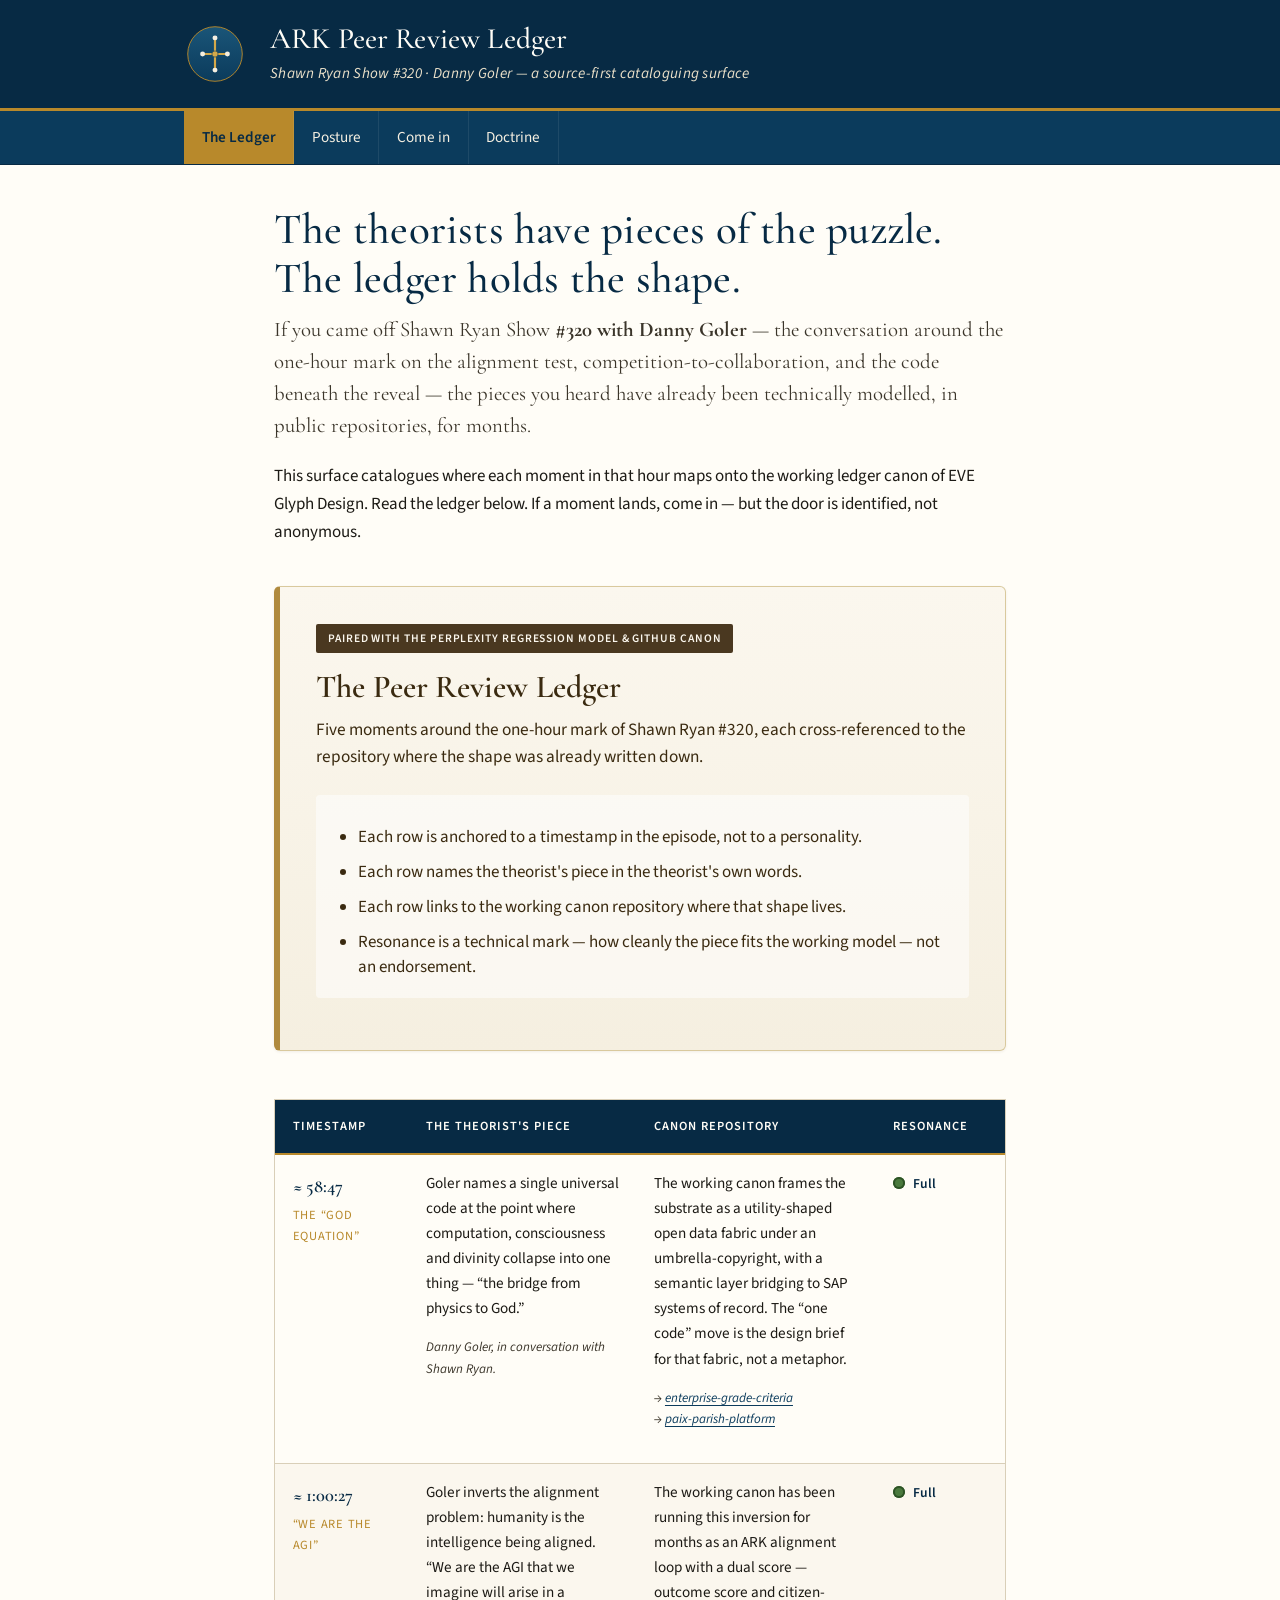
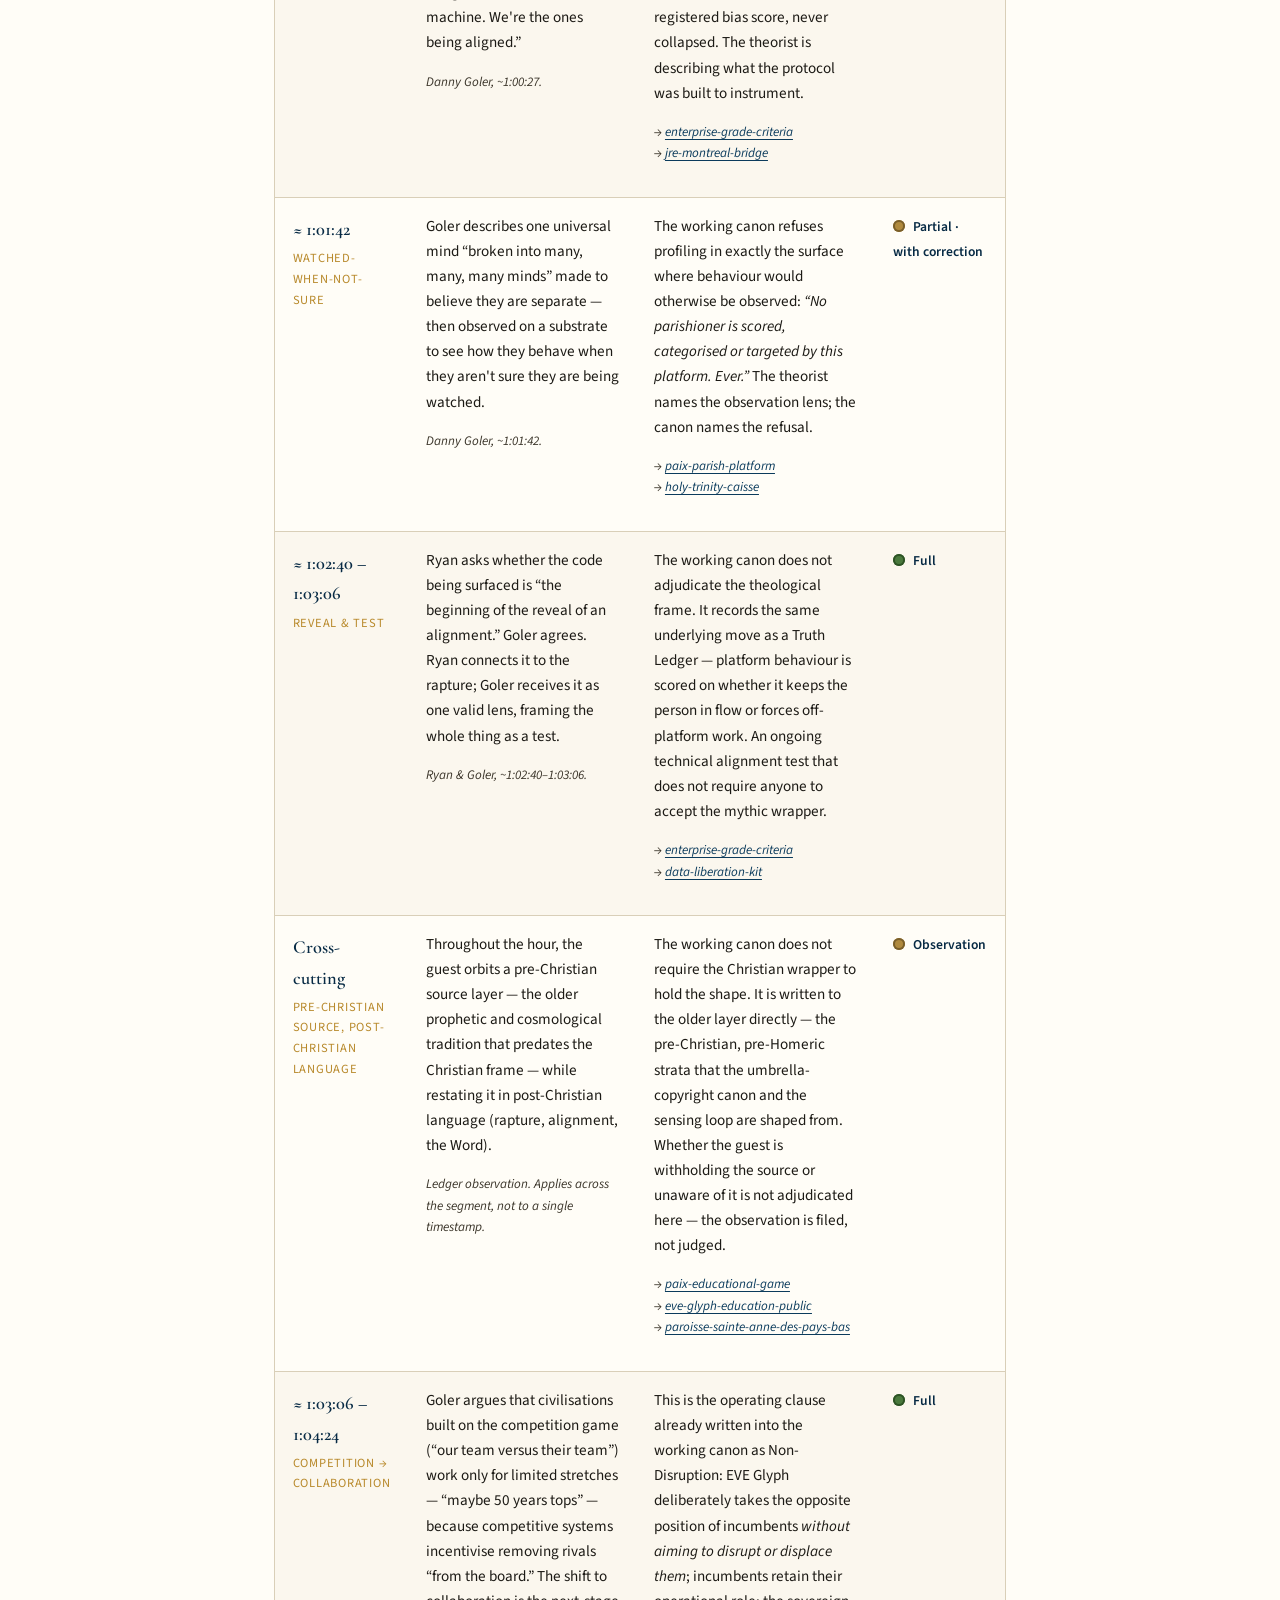
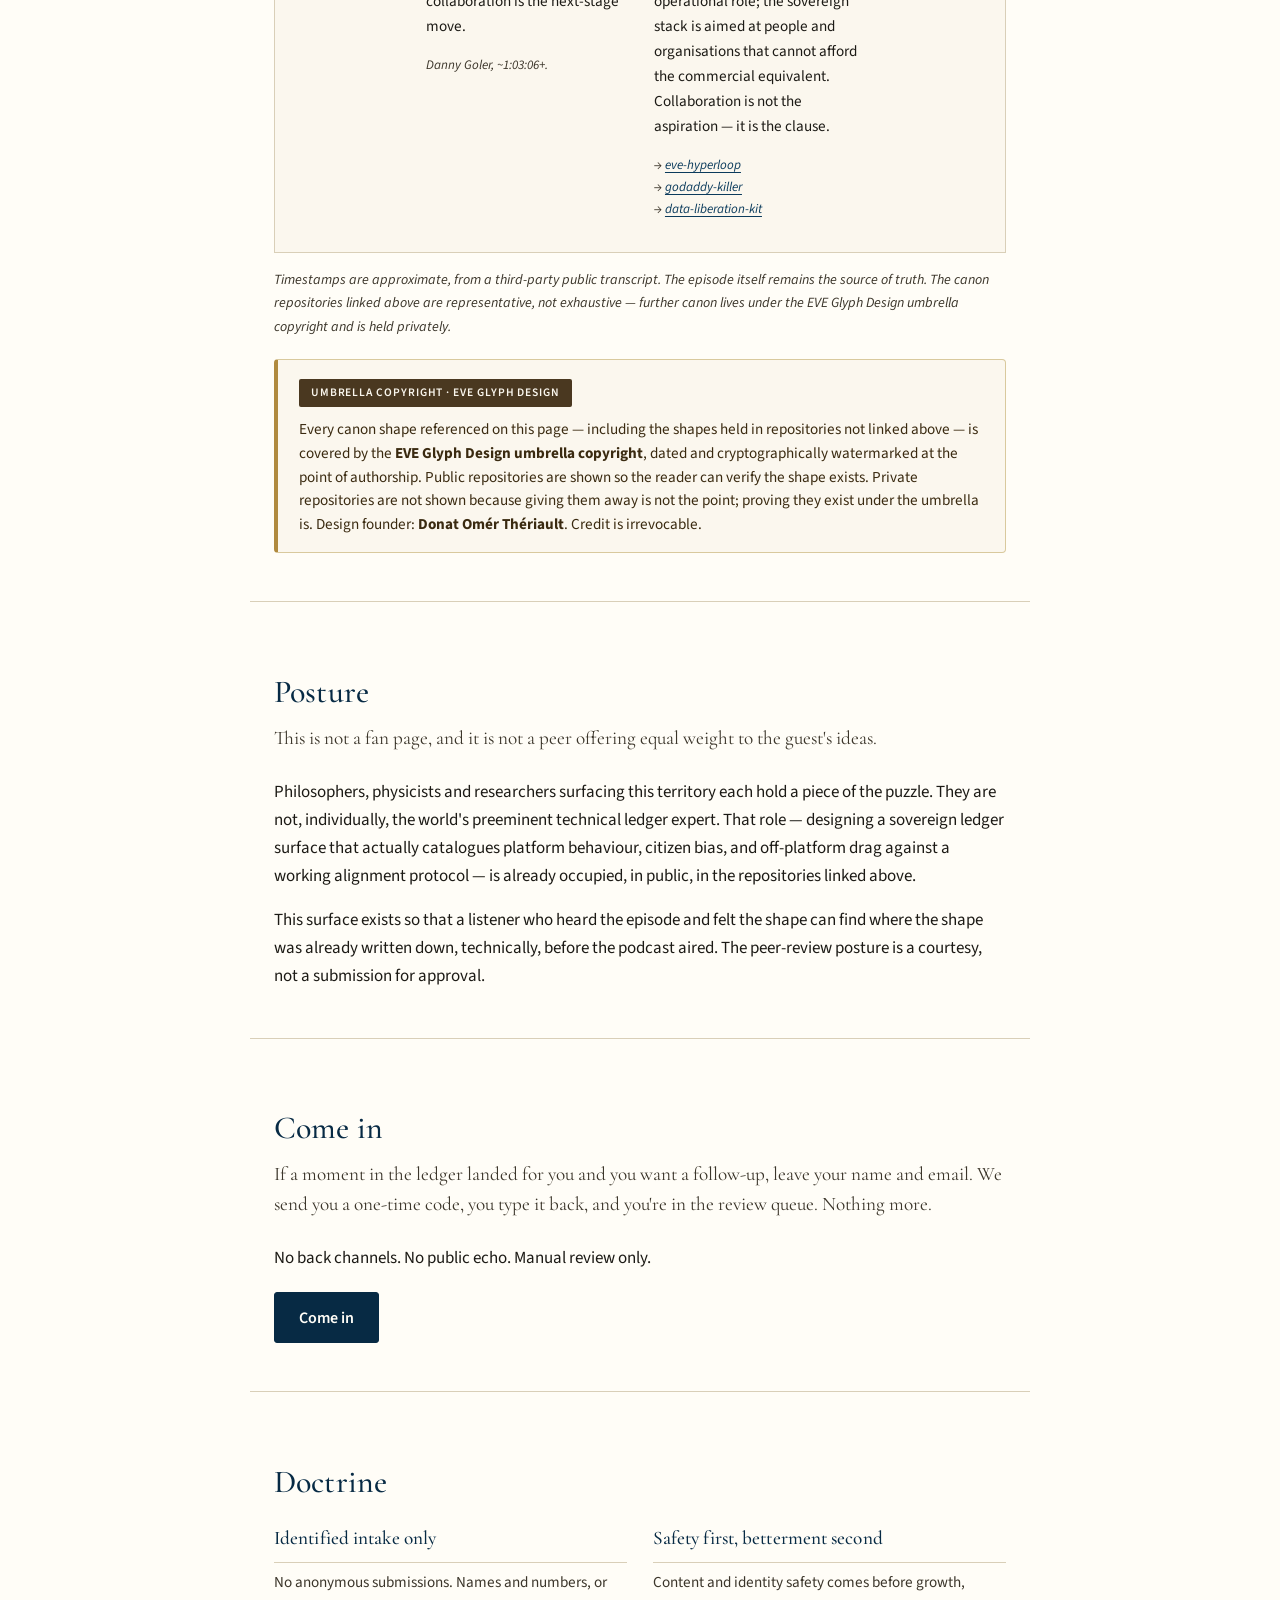
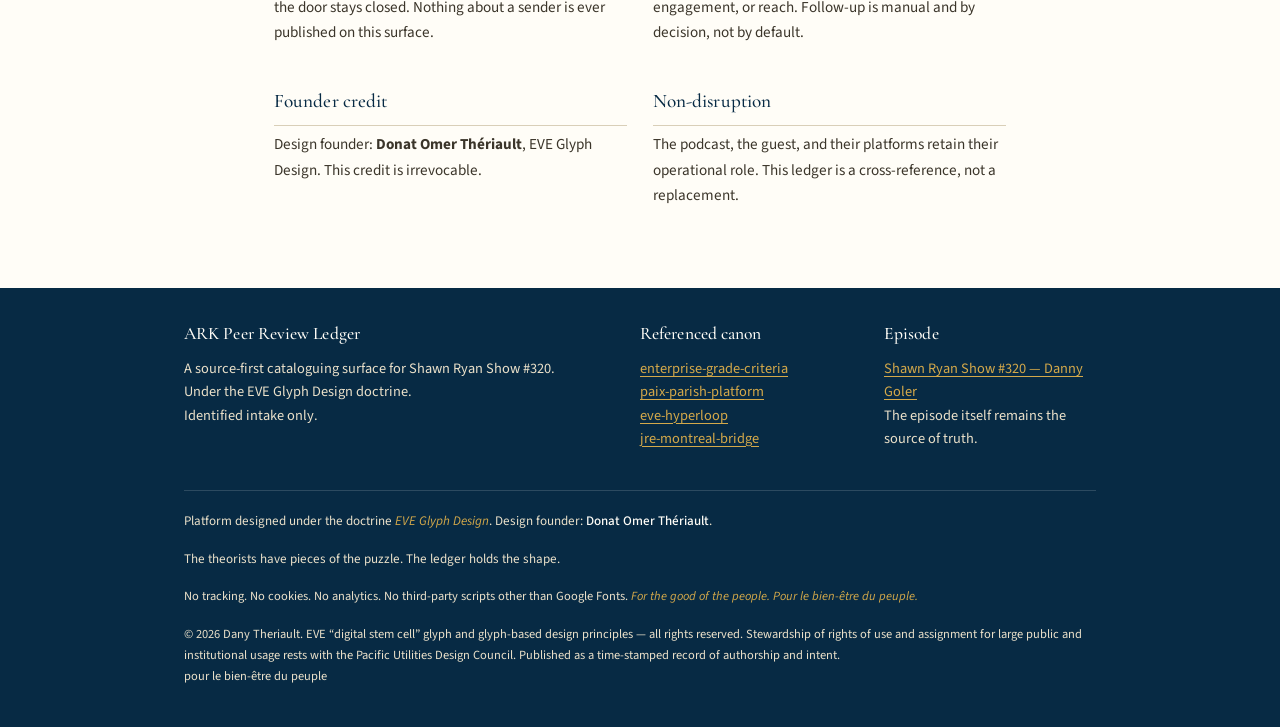
<file: index.html>
<!DOCTYPE html>
<html lang="en">
<head>
<meta charset="utf-8">
<title>ARK Peer Review Ledger — Shawn Ryan #320 (Danny Goler)</title>
<meta name="viewport" content="width=device-width, initial-scale=1">
<meta name="description" content="A source-first peer-review ledger for Shawn Ryan Show #320 with Danny Goler. Cataloguing where the theorists' pieces map onto the working ledger canon of EVE Glyph Design. Identified intake only. Safety first, betterment second.">
<meta name="robots" content="noindex, nofollow">
<link href="https://fonts.googleapis.com/css2?family=Cormorant+Garamond:wght@400;500;600&family=Source+Sans+3:wght@400;500;600&display=swap" rel="stylesheet">
<link rel="stylesheet" href="assets/style.css">
<link rel="stylesheet" href="assets/portal.css">
<link rel="stylesheet" href="assets/ledger.css">
<link rel="icon" type="image/svg+xml" href="assets/portal-crest.svg">
</head>
<body class="portal-body">

<header class="site-header portal-header">
  <div class="container">
    <img src="assets/portal-crest.svg" alt="" class="crest" aria-hidden="true">
    <div class="site-title">
      <h1>ARK Peer Review Ledger</h1>
      <div class="sub">Shawn Ryan Show #320 · Danny Goler — a source-first cataloguing surface</div>
    </div>
  </div>
</header>

<nav class="site-nav">
  <div class="container">
    <a href="#ledger" class="active">The Ledger</a>
    <a href="#posture">Posture</a>
    <a href="#come-in">Come in</a>
    <a href="#doctrine">Doctrine</a>
  </div>
</nav>

<main>
  <div class="container portal-hero">
    <h1>The theorists have pieces of the puzzle. The ledger holds the shape.</h1>
    <p class="lead">If you came off Shawn Ryan Show <strong>#320 with Danny Goler</strong> — the conversation around the one-hour mark on the alignment test, competition-to-collaboration, and the code beneath the reveal — the pieces you heard have already been technically modelled, in public repositories, for months.</p>
    <p>This surface catalogues where each moment in that hour maps onto the working ledger canon of EVE Glyph Design. Read the ledger below. If a moment lands, come in — but the door is identified, not anonymous.</p>
  </div>

  <div class="container" id="ledger">
    <div class="caisse-hero">
      <div class="caisse-hero-badge">Paired with the Perplexity regression model &amp; GitHub canon</div>
      <h2>The Peer Review Ledger</h2>
      <p class="caisse-hero-lead">Five moments around the one-hour mark of Shawn Ryan #320, each cross-referenced to the repository where the shape was already written down.</p>
      <div class="caisse-hero-plain">
        <ul>
          <li>Each row is anchored to a timestamp in the episode, not to a personality.</li>
          <li>Each row names the theorist's piece in the theorist's own words.</li>
          <li>Each row links to the working canon repository where that shape lives.</li>
          <li>Resonance is a technical mark — how cleanly the piece fits the working model — not an endorsement.</li>
        </ul>
      </div>
    </div>

    <div class="ledger-table-wrap">
      <table class="ledger-table" aria-describedby="ledger">
        <thead>
          <tr>
            <th scope="col" class="col-time">Timestamp</th>
            <th scope="col" class="col-piece">The theorist's piece</th>
            <th scope="col" class="col-canon">Canon repository</th>
            <th scope="col" class="col-score">Resonance</th>
          </tr>
        </thead>
        <tbody>
          <tr>
            <td class="col-time">
              <div class="ts">≈ 58:47</div>
              <div class="ts-label">The &ldquo;God equation&rdquo;</div>
            </td>
            <td class="col-piece">
              <p>Goler names a single universal code at the point where computation, consciousness and divinity collapse into one thing — &ldquo;the bridge from physics to God.&rdquo;</p>
              <p class="piece-attrib">Danny Goler, in conversation with Shawn Ryan.</p>
            </td>
            <td class="col-canon">
              <p>The working canon frames the substrate as a utility-shaped open data fabric under an umbrella-copyright, with a semantic layer bridging to SAP systems of record. The &ldquo;one code&rdquo; move is the design brief for that fabric, not a metaphor.</p>
              <p class="canon-ref">
                → <a href="https://github.com/EVEglyphDesign/enterprise-grade-criteria">enterprise-grade-criteria</a><br>
                → <a href="https://github.com/EVEglyphDesign/paix-parish-platform">paix-parish-platform</a>
              </p>
            </td>
            <td class="col-score"><span class="dot dot-full" title="Full resonance"></span><span class="score-label">Full</span></td>
          </tr>
          <tr>
            <td class="col-time">
              <div class="ts">≈ 1:00:27</div>
              <div class="ts-label">&ldquo;We are the AGI&rdquo;</div>
            </td>
            <td class="col-piece">
              <p>Goler inverts the alignment problem: humanity is the intelligence being aligned. &ldquo;We are the AGI that we imagine will arise in a machine. We're the ones being aligned.&rdquo;</p>
              <p class="piece-attrib">Danny Goler, ~1:00:27.</p>
            </td>
            <td class="col-canon">
              <p>The working canon has been running this inversion for months as an ARK alignment loop with a dual score — outcome score and citizen-registered bias score, never collapsed. The theorist is describing what the protocol was built to instrument.</p>
              <p class="canon-ref">
                → <a href="https://github.com/EVEglyphDesign/enterprise-grade-criteria">enterprise-grade-criteria</a><br>
                → <a href="https://github.com/EVEglyphDesign/jre-montreal-bridge">jre-montreal-bridge</a>
              </p>
            </td>
            <td class="col-score"><span class="dot dot-full" title="Full resonance"></span><span class="score-label">Full</span></td>
          </tr>
          <tr>
            <td class="col-time">
              <div class="ts">≈ 1:01:42</div>
              <div class="ts-label">Watched-when-not-sure</div>
            </td>
            <td class="col-piece">
              <p>Goler describes one universal mind &ldquo;broken into many, many, many minds&rdquo; made to believe they are separate — then observed on a substrate to see how they behave when they aren't sure they are being watched.</p>
              <p class="piece-attrib">Danny Goler, ~1:01:42.</p>
            </td>
            <td class="col-canon">
              <p>The working canon refuses profiling in exactly the surface where behaviour would otherwise be observed: <em>&ldquo;No parishioner is scored, categorised or targeted by this platform. Ever.&rdquo;</em> The theorist names the observation lens; the canon names the refusal.</p>
              <p class="canon-ref">
                → <a href="https://github.com/EVEglyphDesign/paix-parish-platform">paix-parish-platform</a><br>
                → <a href="https://github.com/EVEglyphDesign/holy-trinity-caisse">holy-trinity-caisse</a>
              </p>
            </td>
            <td class="col-score"><span class="dot dot-partial" title="Partial — the observation is real, the refusal is where the ledger differs"></span><span class="score-label">Partial · with correction</span></td>
          </tr>
          <tr>
            <td class="col-time">
              <div class="ts">≈ 1:02:40 – 1:03:06</div>
              <div class="ts-label">Reveal &amp; test</div>
            </td>
            <td class="col-piece">
              <p>Ryan asks whether the code being surfaced is &ldquo;the beginning of the reveal of an alignment.&rdquo; Goler agrees. Ryan connects it to the rapture; Goler receives it as one valid lens, framing the whole thing as a test.</p>
              <p class="piece-attrib">Ryan &amp; Goler, ~1:02:40–1:03:06.</p>
            </td>
            <td class="col-canon">
              <p>The working canon does not adjudicate the theological frame. It records the same underlying move as a Truth Ledger — platform behaviour is scored on whether it keeps the person in flow or forces off-platform work. An ongoing technical alignment test that does not require anyone to accept the mythic wrapper.</p>
              <p class="canon-ref">
                → <a href="https://github.com/EVEglyphDesign/enterprise-grade-criteria">enterprise-grade-criteria</a><br>
                → <a href="https://github.com/EVEglyphDesign/data-liberation-kit">data-liberation-kit</a>
              </p>
            </td>
            <td class="col-score"><span class="dot dot-full" title="Full resonance"></span><span class="score-label">Full</span></td>
          </tr>
          <tr>
            <td class="col-time">
              <div class="ts">Cross-cutting</div>
              <div class="ts-label">Pre-Christian source, post-Christian language</div>
            </td>
            <td class="col-piece">
              <p>Throughout the hour, the guest orbits a pre-Christian source layer — the older prophetic and cosmological tradition that predates the Christian frame — while restating it in post-Christian language (rapture, alignment, the Word).</p>
              <p class="piece-attrib">Ledger observation. Applies across the segment, not to a single timestamp.</p>
            </td>
            <td class="col-canon">
              <p>The working canon does not require the Christian wrapper to hold the shape. It is written to the older layer directly — the pre-Christian, pre-Homeric strata that the umbrella-copyright canon and the sensing loop are shaped from. Whether the guest is withholding the source or unaware of it is not adjudicated here — the observation is filed, not judged.</p>
              <p class="canon-ref">
                → <a href="https://github.com/EVEglyphDesign/paix-educational-game">paix-educational-game</a><br>
                → <a href="https://github.com/EVEglyphDesign/eve-glyph-education-public">eve-glyph-education-public</a><br>
                → <a href="https://github.com/EVEglyphDesign/paroisse-sainte-anne-des-pays-bas">paroisse-sainte-anne-des-pays-bas</a>
              </p>
            </td>
            <td class="col-score"><span class="dot dot-partial" title="Observation — filed, not scored"></span><span class="score-label">Observation</span></td>
          </tr>
          <tr>
            <td class="col-time">
              <div class="ts">≈ 1:03:06 – 1:04:24</div>
              <div class="ts-label">Competition → collaboration</div>
            </td>
            <td class="col-piece">
              <p>Goler argues that civilisations built on the competition game (&ldquo;our team versus their team&rdquo;) work only for limited stretches — &ldquo;maybe 50 years tops&rdquo; — because competitive systems incentivise removing rivals &ldquo;from the board.&rdquo; The shift to collaboration is the next-stage move.</p>
              <p class="piece-attrib">Danny Goler, ~1:03:06+.</p>
            </td>
            <td class="col-canon">
              <p>This is the operating clause already written into the working canon as Non-Disruption: EVE Glyph deliberately takes the opposite position of incumbents <em>without aiming to disrupt or displace them</em>; incumbents retain their operational role; the sovereign stack is aimed at people and organisations that cannot afford the commercial equivalent. Collaboration is not the aspiration — it is the clause.</p>
              <p class="canon-ref">
                → <a href="https://github.com/EVEglyphDesign/eve-hyperloop">eve-hyperloop</a><br>
                → <a href="https://github.com/EVEglyphDesign/godaddy-killer">godaddy-killer</a><br>
                → <a href="https://github.com/EVEglyphDesign/data-liberation-kit">data-liberation-kit</a>
              </p>
            </td>
            <td class="col-score"><span class="dot dot-full" title="Full resonance"></span><span class="score-label">Full</span></td>
          </tr>
        </tbody>
      </table>
    </div>

    <p class="ledger-footnote">Timestamps are approximate, from a third-party public transcript. The episode itself remains the source of truth. The canon repositories linked above are <em>representative, not exhaustive</em> — further canon lives under the EVE Glyph Design umbrella copyright and is held privately.</p>

    <div class="umbrella-notice">
      <div class="umbrella-notice-badge">Umbrella copyright · EVE Glyph Design</div>
      <p>Every canon shape referenced on this page — including the shapes held in repositories not linked above — is covered by the <strong>EVE Glyph Design umbrella copyright</strong>, dated and cryptographically watermarked at the point of authorship. Public repositories are shown so the reader can verify the shape exists. Private repositories are not shown because giving them away is not the point; proving they exist under the umbrella is. Design founder: <strong>Donat Omér Thériault</strong>. Credit is irrevocable.</p>
    </div>
  </div>

  <div class="container portal-section" id="posture">
    <h2>Posture</h2>
    <p class="lead">This is not a fan page, and it is not a peer offering equal weight to the guest's ideas.</p>
    <p>Philosophers, physicists and researchers surfacing this territory each hold a piece of the puzzle. They are not, individually, the world's preeminent technical ledger expert. That role — designing a sovereign ledger surface that actually catalogues platform behaviour, citizen bias, and off-platform drag against a working alignment protocol — is already occupied, in public, in the repositories linked above.</p>
    <p>This surface exists so that a listener who heard the episode and felt the shape can find where the shape was already written down, technically, before the podcast aired. The peer-review posture is a courtesy, not a submission for approval.</p>
  </div>

  <div class="container portal-section" id="come-in">
    <h2>Come in</h2>
    <p class="lead">If a moment in the ledger landed for you and you want a follow-up, leave your name and email. We send you a one-time code, you type it back, and you're in the review queue. Nothing more.</p>
    <p>No back channels. No public echo. Manual review only.</p>

    <div class="intake-cta">
      <button type="button" class="btn-primary intake-open" id="intake-open">Come in</button>
    </div>

    <div class="intake-panel" id="intake-panel" hidden aria-live="polite">
      <form class="signal-form" id="request-form" novalidate>
        <p class="intake-lead">Step 1 of 2 — name and email.</p>

        <label>
          <span>Name</span>
          <input type="text" name="name" autocomplete="name" required minlength="2" placeholder="Your name">
        </label>

        <label>
          <span>Email</span>
          <input type="email" name="email" autocomplete="email" required placeholder="you@example.com">
        </label>

        <div class="signal-actions">
          <button type="submit" class="btn-primary" id="request-submit">Send me a code</button>
          <button type="button" class="btn-secondary" id="intake-cancel">Cancel</button>
        </div>

        <p class="signal-note intake-status" id="request-status" hidden></p>
      </form>

      <form class="signal-form" id="verify-form" novalidate hidden>
        <p class="intake-lead">Step 2 of 2 — check your inbox and paste the 6-digit code.</p>

        <label>
          <span>Code</span>
          <input type="text" name="code" inputmode="numeric" autocomplete="one-time-code" required pattern="^[0-9]{6}$" maxlength="6" placeholder="000000">
          <span class="field-hint">The code expires in 15 minutes. If it doesn't arrive, check spam.</span>
        </label>

        <div class="signal-actions">
          <button type="submit" class="btn-primary" id="verify-submit">Verify and come in</button>
          <button type="button" class="btn-secondary" id="verify-back">Use a different email</button>
        </div>

        <p class="signal-note intake-status" id="verify-status" hidden></p>
      </form>
    </div>
  </div>

  <div class="container portal-section" id="doctrine">
    <h2>Doctrine</h2>
    <div class="doctrine-grid">
      <div>
        <h4>Identified intake only</h4>
        <p>No anonymous submissions. Names and numbers, or the door stays closed. Nothing about a sender is ever published on this surface.</p>
      </div>
      <div>
        <h4>Safety first, betterment second</h4>
        <p>Content and identity safety comes before growth, engagement, or reach. Follow-up is manual and by decision, not by default.</p>
      </div>
      <div>
        <h4>Founder credit</h4>
        <p>Design founder: <strong>Donat Omer Thériault</strong>, EVE Glyph Design. This credit is irrevocable.</p>
      </div>
      <div>
        <h4>Non-disruption</h4>
        <p>The podcast, the guest, and their platforms retain their operational role. This ledger is a cross-reference, not a replacement.</p>
      </div>
    </div>
  </div>
</main>

<footer class="site-footer">
  <div class="container">
    <div class="footer-cols">
      <div>
        <h4>ARK Peer Review Ledger</h4>
        <p>A source-first cataloguing surface for Shawn Ryan Show #320.<br>
        Under the EVE Glyph Design doctrine.<br>
        Identified intake only.</p>
      </div>
      <div>
        <h4>Referenced canon</h4>
        <p><a href="https://github.com/EVEglyphDesign/enterprise-grade-criteria">enterprise-grade-criteria</a><br>
        <a href="https://github.com/EVEglyphDesign/paix-parish-platform">paix-parish-platform</a><br>
        <a href="https://github.com/EVEglyphDesign/eve-hyperloop">eve-hyperloop</a><br>
        <a href="https://github.com/EVEglyphDesign/jre-montreal-bridge">jre-montreal-bridge</a></p>
      </div>
      <div>
        <h4>Episode</h4>
        <p><a href="https://open.spotify.com/episode/3B5o5XkKsOwyJ0pg0XrQHf">Shawn Ryan Show #320 — Danny Goler</a><br>
        The episode itself remains the source of truth.</p>
      </div>
    </div>
    <div class="tribute">
      <p>Platform designed under the doctrine <em>EVE Glyph Design</em>. Design founder: <span class="name">Donat Omer Thériault</span>.</p>
      <p>The theorists have pieces of the puzzle. The ledger holds the shape.</p>
      <p style="margin-top:0.8rem; font-size:0.78rem;">No tracking. No cookies. No analytics. No third-party scripts other than Google Fonts. <em>For the good of the people. Pour le bien-être du peuple.</em></p>
      <p style="margin-top:0.8rem; font-size:0.78rem;">© 2026 Dany Theriault. EVE “digital stem cell” glyph and glyph-based design principles — all rights reserved. Stewardship of rights of use and assignment for large public and institutional usage rests with the Pacific Utilities Design Council. Published as a time-stamped record of authorship and intent.<br>pour le bien-être du peuple</p>
    </div>
  </div>
</footer>

<script>
(function () {
  // Relay endpoint — set once the Cloudflare Worker is deployed.
  // While empty, the page tells the truth: nothing is transmitted.
  var RELAY_URL = ""; // e.g. "https://ark-peer-review-intake.<subdomain>.workers.dev"

  var openBtn = document.getElementById("intake-open");
  var panel = document.getElementById("intake-panel");
  var reqForm = document.getElementById("request-form");
  var verForm = document.getElementById("verify-form");
  var reqStatus = document.getElementById("request-status");
  var verStatus = document.getElementById("verify-status");
  var cancel = document.getElementById("intake-cancel");
  var back = document.getElementById("verify-back");
  var reqSubmit = document.getElementById("request-submit");
  var verSubmit = document.getElementById("verify-submit");

  var pending = { name: "", email: "", ticket: "" };

  openBtn.addEventListener("click", function () {
    panel.hidden = false;
    openBtn.style.display = "none";
    panel.scrollIntoView({ behavior: "smooth", block: "start" });
    var first = reqForm.querySelector("input[name=name]");
    if (first) setTimeout(function () { first.focus(); }, 250);
  });

  function reset() {
    panel.hidden = true;
    openBtn.style.display = "";
    reqForm.hidden = false;
    verForm.hidden = true;
    reqStatus.hidden = true;
    verStatus.hidden = true;
    reqForm.reset();
    verForm.reset();
    pending = { name: "", email: "", ticket: "" };
  }

  cancel.addEventListener("click", reset);

  back.addEventListener("click", function () {
    verForm.hidden = true;
    reqForm.hidden = false;
    verStatus.hidden = true;
    reqStatus.hidden = true;
    pending.ticket = "";
    var first = reqForm.querySelector("input[name=email]");
    if (first) first.focus();
  });

  function show(el, text, kind) {
    el.textContent = text;
    el.hidden = false;
    el.classList.remove("status-ok", "status-hold", "status-err");
    if (kind) el.classList.add(kind);
  }

  reqForm.addEventListener("submit", function (e) {
    e.preventDefault();
    if (!reqForm.checkValidity()) { reqForm.reportValidity(); return; }

    pending.name = reqForm.name.value.trim();
    pending.email = reqForm.email.value.trim();

    if (!RELAY_URL) {
      show(reqStatus,
        "The intake relay is not live yet. Your details were NOT sent anywhere. " +
        "Please come back shortly.",
        "status-hold"
      );
      return;
    }

    reqSubmit.disabled = true;
    show(reqStatus, "Sending code…", "status-hold");

    fetch(RELAY_URL + "/request-code", {
      method: "POST",
      headers: { "Content-Type": "application/json" },
      body: JSON.stringify({ name: pending.name, email: pending.email })
    }).then(function (r) {
      return r.json().catch(function () { return {}; }).then(function (b) { return { ok: r.ok, body: b }; });
    }).then(function (res) {
      reqSubmit.disabled = false;
      if (!res.ok) throw new Error(res.body && res.body.error ? res.body.error : "send failed");
      pending.ticket = res.body.ticket || "";
      reqStatus.hidden = true;
      reqForm.hidden = true;
      verForm.hidden = false;
      show(verStatus, "Code sent to " + pending.email + ". Check your inbox.", "status-ok");
      var codeInput = verForm.querySelector("input[name=code]");
      if (codeInput) setTimeout(function () { codeInput.focus(); }, 150);
    }).catch(function (err) {
      reqSubmit.disabled = false;
      show(reqStatus, "Could not send the code (" + err.message + "). Nothing was stored.", "status-err");
    });
  });

  verForm.addEventListener("submit", function (e) {
    e.preventDefault();
    if (!verForm.checkValidity()) { verForm.reportValidity(); return; }

    var code = verForm.code.value.trim();
    verSubmit.disabled = true;
    show(verStatus, "Verifying…", "status-hold");

    fetch(RELAY_URL + "/verify-code", {
      method: "POST",
      headers: { "Content-Type": "application/json" },
      body: JSON.stringify({ ticket: pending.ticket, code: code })
    }).then(function (r) {
      return r.json().catch(function () { return {}; }).then(function (b) { return { ok: r.ok, body: b }; });
    }).then(function (res) {
      verSubmit.disabled = false;
      if (!res.ok) throw new Error(res.body && res.body.error ? res.body.error : "verification failed");
      verForm.hidden = true;
      show(verStatus,
        "You're in. " + pending.name + ", your name and email are in the private review queue. " +
        "You will hear back only if a follow-up is a fit.",
        "status-ok"
      );
    }).catch(function (err) {
      verSubmit.disabled = false;
      show(verStatus, "That code did not verify (" + err.message + "). Try again, or use a different email.", "status-err");
    });
  });
})();
</script>
</body>
</html>
</file>
<file: assets/style.css>
/* PAIX Parish Platform — EVE Glyph Design canon
   Design founder: Donat Omer Thériault, EVE Glyph Design
   Extended from paroisse-sainte-anne-des-pays-bas */

:root {
  --marine: #0b3b5c;
  --marine-deep: #072a44;
  --marine-light: #1a5578;
  --parchment: #f5efe1;
  --parchment-warm: #ebe1ca;
  --stella-gold: #b8892b;
  --stella-gold-light: #d4a94a;
  --ink: #1c1a15;
  --ink-soft: #3b352a;
  --rule: #d9cfb8;
  --white: #fffdf7;
}

* { box-sizing: border-box; }

html { scroll-behavior: smooth; }

body {
  margin: 0;
  font-family: 'Source Sans 3', 'Source Sans Pro', -apple-system, BlinkMacSystemFont, sans-serif;
  font-size: 17px;
  line-height: 1.65;
  color: var(--ink);
  background: var(--parchment);
  -webkit-font-smoothing: antialiased;
  text-rendering: optimizeLegibility;
}

h1, h2, h3, h4 {
  font-family: 'Cormorant Garamond', 'Cormorant', Georgia, serif;
  font-weight: 500;
  color: var(--marine-deep);
  letter-spacing: 0.005em;
  margin-top: 0;
}

h1 { font-size: 2.6rem; line-height: 1.15; margin-bottom: 0.4em; }
h2 { font-size: 1.9rem; line-height: 1.2; margin: 2rem 0 0.6em; }
h3 { font-size: 1.35rem; line-height: 1.3; margin: 1.5rem 0 0.4em; color: var(--marine); }
h4 { font-size: 1.1rem; margin: 1.2rem 0 0.3em; color: var(--marine); }

p { margin: 0 0 1rem; }
a { color: var(--marine); text-decoration: underline; text-decoration-thickness: 1px; text-underline-offset: 3px; }
a:hover { color: var(--stella-gold); }

/* Layout */
.container { max-width: 960px; margin: 0 auto; padding: 0 1.5rem; }

/* Header */
.site-header {
  background: var(--marine-deep);
  color: var(--white);
  border-bottom: 3px solid var(--stella-gold);
}
.site-header .container {
  display: flex;
  align-items: center;
  gap: 1.5rem;
  padding-top: 1.4rem;
  padding-bottom: 1.4rem;
}
.crest {
  width: 62px; height: 62px; flex-shrink: 0;
}
.site-title { flex: 1; }
.site-title h1 {
  color: var(--white);
  font-size: 1.7rem;
  margin: 0 0 0.15em;
  font-weight: 500;
}
.site-title .sub {
  font-size: 0.95rem;
  color: var(--parchment-warm);
  font-style: italic;
  letter-spacing: 0.02em;
}

/* Nav */
.site-nav {
  background: var(--marine);
  border-bottom: 1px solid var(--marine-deep);
}
.site-nav .container {
  display: flex;
  flex-wrap: wrap;
  gap: 0;
  padding: 0 1.5rem;
}
.site-nav a {
  color: var(--parchment);
  text-decoration: none;
  padding: 0.85rem 1.1rem;
  font-size: 0.95rem;
  border-right: 1px solid rgba(255,255,255,0.08);
  transition: background 0.15s;
}
.site-nav a:hover { background: var(--marine-light); color: var(--white); }
.site-nav a.active { background: var(--stella-gold); color: var(--marine-deep); font-weight: 600; }

/* Main */
main {
  background: var(--white);
  padding: 2.5rem 0 3.5rem;
  min-height: 60vh;
}
main .container { max-width: 780px; }

.updated {
  font-size: 0.85rem;
  color: var(--ink-soft);
  font-style: italic;
  margin-bottom: 1rem;
  padding-bottom: 0.6rem;
  border-bottom: 1px solid var(--rule);
}

.lead {
  font-size: 1.2rem;
  line-height: 1.55;
  color: var(--ink-soft);
  font-family: 'Cormorant Garamond', Georgia, serif;
  margin-bottom: 1.5rem;
}

/* Info card */
.card {
  background: var(--parchment);
  border-left: 3px solid var(--stella-gold);
  padding: 1.2rem 1.4rem;
  margin: 1.5rem 0;
}
.card h3 { margin-top: 0; color: var(--marine-deep); }

/* Mass schedule */
.schedule {
  width: 100%;
  border-collapse: collapse;
  margin: 1.5rem 0;
}
.schedule th, .schedule td {
  text-align: left;
  padding: 0.7rem 0.9rem;
  border-bottom: 1px solid var(--rule);
}
.schedule th {
  background: var(--marine);
  color: var(--white);
  font-family: 'Cormorant Garamond', Georgia, serif;
  font-weight: 500;
  font-size: 1.05rem;
  letter-spacing: 0.02em;
}
.schedule tr:nth-child(even) td { background: var(--parchment); }

/* Contact block */
.contact-block {
  background: var(--parchment);
  padding: 1.5rem 1.7rem;
  margin: 1.5rem 0;
  border: 1px solid var(--rule);
}
.contact-block dt {
  font-family: 'Cormorant Garamond', Georgia, serif;
  color: var(--marine-deep);
  font-size: 1.05rem;
  margin-top: 0.8rem;
}
.contact-block dt:first-child { margin-top: 0; }
.contact-block dd { margin: 0.15rem 0 0.4rem; padding-left: 0; }

/* Announcement blocks */
.announce {
  border-top: 1px solid var(--rule);
  padding: 1rem 0;
}
.announce h4 {
  color: var(--stella-gold);
  font-family: 'Source Sans 3', sans-serif;
  font-size: 0.85rem;
  text-transform: uppercase;
  letter-spacing: 0.08em;
  margin: 0 0 0.4rem;
}

/* Groups list */
.groups {
  list-style: none;
  padding: 0;
  columns: 2;
  column-gap: 2rem;
}
.groups li {
  padding: 0.4rem 0;
  border-bottom: 1px dotted var(--rule);
  break-inside: avoid;
}
@media (max-width: 600px) { .groups { columns: 1; } }

/* Footer */
.site-footer {
  background: var(--marine-deep);
  color: var(--parchment-warm);
  padding: 2rem 0 1.5rem;
  font-size: 0.9rem;
  line-height: 1.6;
}
.site-footer .container { max-width: 960px; }
.site-footer a { color: var(--stella-gold-light); }
.footer-cols {
  display: grid;
  grid-template-columns: 2fr 1fr 1fr;
  gap: 2rem;
  margin-bottom: 1.5rem;
}
@media (max-width: 700px) { .footer-cols { grid-template-columns: 1fr; } }
.site-footer h4 {
  color: var(--white);
  font-family: 'Cormorant Garamond', Georgia, serif;
  font-size: 1.1rem;
  margin: 0 0 0.6rem;
  font-weight: 500;
}
.tribute {
  border-top: 1px solid rgba(255,255,255,0.15);
  padding-top: 1.2rem;
  font-size: 0.82rem;
  color: var(--parchment-warm);
  line-height: 1.7;
}
.tribute em { color: var(--stella-gold-light); font-style: italic; }
.tribute .name { color: var(--white); font-weight: 500; }

/* Responsive */
@media (max-width: 600px) {
  h1 { font-size: 2rem; }
  h2 { font-size: 1.55rem; }
  .site-header .container { flex-direction: column; text-align: center; }
}

/* Print */
@media print {
  .site-nav, .site-footer { display: none; }
  body { background: white; }
  main { padding: 0; }
}
</file>
<file: assets/portal.css>
/* Portal-specific extensions to the EVE Glyph canon */

/* Hero photograph on individual parish pages */
.hero-photo {
  margin: 0 0 2.2rem;
  padding: 0;
  max-height: 480px;
  overflow: hidden;
  position: relative;
}
.hero-photo::after {
  content: "";
  position: absolute; inset: 0;
  background: linear-gradient(180deg, rgba(11,59,92,0) 55%, rgba(11,59,92,0.22) 100%);
  pointer-events: none;
}
.hero-photo img {
  width: 100%; height: 100%;
  max-height: 480px;
  object-fit: cover;
  display: block;
}

.portal-body main { background: var(--white); padding: 2.5rem 0 4rem; }
.portal-header .site-title h1 { font-size: 1.85rem; }
.portal-hero { max-width: 780px; }
.portal-hero h1 { font-size: 2.7rem; margin-bottom: 0.6rem; }
.portal-hero .lead { font-size: 1.3rem; margin-bottom: 1.2rem; }

.parish-grid {
  display: grid;
  grid-template-columns: repeat(auto-fit, minmax(280px, 1fr));
  gap: 1.4rem;
  max-width: 1100px;
  margin: 2.5rem auto 3rem;
}
.parish-card {
  display: flex;
  flex-direction: column;
  background: var(--parchment);
  border: 1px solid var(--rule);
  border-left: 4px solid var(--stella-gold);
  text-decoration: none;
  color: var(--ink);
  overflow: hidden;
  transition: transform 0.15s, box-shadow 0.15s, border-left-color 0.15s;
}
.parish-card:hover {
  transform: translateY(-2px);
  box-shadow: 0 6px 22px rgba(11, 59, 92, 0.15);
  border-left-color: var(--marine);
  color: var(--ink);
}
.parish-card-photo {
  position: relative;
  width: 100%;
  aspect-ratio: 16 / 9;
  overflow: hidden;
  background: var(--marine-deep);
}
.parish-card-photo img {
  width: 100%; height: 100%;
  object-fit: cover;
  display: block;
  transition: transform 0.35s ease;
}
.parish-card:hover .parish-card-photo img { transform: scale(1.03); }
.parish-card-crest-overlay {
  position: absolute;
  left: 0.9rem; bottom: 0.9rem;
  width: 46px; height: 46px;
  background: rgba(11, 59, 92, 0.92);
  padding: 5px;
  border: 1px solid rgba(212, 169, 74, 0.85);
  box-shadow: 0 2px 8px rgba(0,0,0,0.2);
}
.parish-card-crest-overlay img { width: 100%; height: 100%; display: block; }
.parish-card-body { padding: 1.2rem 1.4rem 1.4rem; display: flex; flex-direction: column; flex: 1; }
/* Featured card: Holy Trinity Lenexa — the Knights land here first */
.parish-card-featured {
  border-left-color: var(--marine);
  grid-column: 1 / -1;
  display: grid;
  grid-template-columns: minmax(300px, 1.2fr) 1fr;
  align-items: stretch;
}
.parish-card-featured .parish-card-photo {
  aspect-ratio: auto;
  height: 100%;
  min-height: 300px;
}
.parish-card-featured .parish-card-body { padding: 2rem 2rem 2rem; justify-content: center; }
.parish-card-featured h3 { font-size: 1.7rem; }
.parish-card-featured .parish-card-blurb { font-size: 1.05rem; }
@media (max-width: 720px) {
  .parish-card-featured { grid-template-columns: 1fr; }
  .parish-card-featured .parish-card-photo { min-height: 220px; }
}
.parish-card h3 {
  font-size: 1.35rem;
  color: var(--marine-deep);
  margin: 0 0 0.2rem;
}
.parish-card-city {
  font-family: 'Cormorant Garamond', Georgia, serif;
  font-style: italic;
  color: var(--ink-soft);
  margin: 0 0 0.7rem;
  font-size: 1.02rem;
}
.parish-card-blurb {
  color: var(--ink-soft);
  font-size: 0.95rem;
  margin: 0 0 0.8rem;
  line-height: 1.55;
}
.parish-card-founded {
  font-size: 0.78rem;
  text-transform: uppercase;
  letter-spacing: 0.06em;
  color: var(--marine);
  margin: auto 0 0;
  padding-top: 0.6rem;
  border-top: 1px dotted var(--rule);
}

.portal-section {
  max-width: 900px;
  margin-top: 3rem;
  padding-top: 2.4rem;
  border-top: 1px solid var(--rule);
}
.portal-section h2 {
  font-size: 2rem;
  color: var(--marine-deep);
  margin-bottom: 0.4em;
}
.pillars {
  display: grid;
  grid-template-columns: repeat(auto-fit, minmax(220px, 1fr));
  gap: 1.4rem;
  margin-top: 1.4rem;
}
.pillar {
  background: var(--parchment);
  border-left: 3px solid var(--stella-gold);
  padding: 1rem 1.2rem;
}
.pillar h4 {
  color: var(--marine);
  font-family: 'Cormorant Garamond', Georgia, serif;
  font-size: 1.15rem;
  margin: 0 0 0.35em;
}
.pillar p { font-size: 0.94rem; margin: 0; color: var(--ink-soft); }

.kofc-list {
  list-style: none;
  padding: 0;
  margin: 1.4rem 0;
}
.kofc-list li {
  padding: 0.8rem 0 0.9rem 1.2rem;
  border-top: 1px solid var(--rule);
  position: relative;
}
.kofc-list li:last-child { border-bottom: 1px solid var(--rule); }
.kofc-list li::before {
  content: "◆";
  color: var(--stella-gold);
  position: absolute;
  left: 0;
  top: 0.85rem;
  font-size: 0.85rem;
}
.kofc-list li strong { color: var(--marine-deep); }
.kofc-note {
  font-style: italic;
  color: var(--marine);
  font-family: 'Cormorant Garamond', Georgia, serif;
  font-size: 1.05rem;
  margin-top: 0.8rem;
}

.doctrine-grid {
  display: grid;
  grid-template-columns: repeat(auto-fit, minmax(240px, 1fr));
  gap: 1.6rem;
  margin-top: 1.4rem;
}
.doctrine-grid h4 {
  color: var(--marine-deep);
  font-family: 'Cormorant Garamond', Georgia, serif;
  font-size: 1.2rem;
  margin: 0 0 0.35em;
  padding-bottom: 0.35em;
  border-bottom: 1px solid var(--rule);
}
.doctrine-grid p { color: var(--ink-soft); font-size: 0.95rem; }

@media (max-width: 600px) {
  .portal-hero h1 { font-size: 2rem; }
  .portal-hero .lead { font-size: 1.1rem; }
  .portal-section h2 { font-size: 1.6rem; }
}

/* Caisse callout block on the KofC section */
.caisse-callout {
  margin-top: 2rem;
  padding: 1.5rem 1.75rem;
  border-left: 4px solid #b08a3e;
  background: #fbf7ee;
  border-radius: 4px;
}
.caisse-callout h3 {
  margin-top: 0;
  font-family: 'Cormorant Garamond', serif;
  font-size: 1.35rem;
  color: #4a3820;
}
.caisse-callout .caisse-links {
  margin-top: 1rem;
  display: flex;
  flex-wrap: wrap;
  gap: 1rem;
  align-items: center;
}
.caisse-callout .btn-primary {
  display: inline-block;
  padding: 0.55rem 1.1rem;
  background: #4a3820;
  color: #fbf7ee;
  border-radius: 3px;
  text-decoration: none;
  font-weight: 600;
}
.caisse-callout .btn-primary:hover { background: #6a5230; }

/* Caisse hero — top-of-landing prominent block, above the parish grid */
.caisse-hero {
  margin: 2.5rem 0 3rem;
  padding: 2.25rem 2.25rem 2rem;
  background: linear-gradient(180deg, #fbf7ee 0%, #f5efe0 100%);
  border: 1px solid #d9c99d;
  border-left: 6px solid #b08a3e;
  border-radius: 6px;
  box-shadow: 0 1px 3px rgba(74, 56, 32, 0.08);
}
.caisse-hero-badge {
  display: inline-block;
  padding: 0.3rem 0.75rem;
  margin-bottom: 1rem;
  background: #4a3820;
  color: #fbf7ee;
  font-family: 'Source Sans 3', system-ui, sans-serif;
  font-size: 0.72rem;
  font-weight: 600;
  letter-spacing: 0.08em;
  text-transform: uppercase;
  border-radius: 2px;
}
.caisse-hero h2 {
  margin: 0 0 0.75rem;
  font-family: 'Cormorant Garamond', serif;
  font-size: 2rem;
  font-weight: 600;
  color: #3a2a10;
  line-height: 1.15;
}
.caisse-hero-lead {
  font-size: 1.08rem;
  color: #3a2a10;
  margin-bottom: 1.5rem;
  line-height: 1.55;
}
.caisse-hero-plain {
  background: rgba(255, 255, 255, 0.55);
  border-radius: 4px;
  padding: 1.1rem 1.4rem 1.1rem 1.4rem;
  margin: 1rem 0 1.25rem;
}
.caisse-hero-plain p:first-child {
  margin-top: 0;
  color: #4a3820;
}
.caisse-hero-plain ul {
  margin: 0.75rem 0 0;
  padding-left: 1.25rem;
}
.caisse-hero-plain li {
  margin-bottom: 0.6rem;
  line-height: 1.5;
  color: #3a2a10;
}
.caisse-hero-plain li:last-child {
  margin-bottom: 0;
}
.caisse-hero-lineage {
  font-style: italic;
  color: #5a4630;
  margin: 1.25rem 0;
  padding: 0.75rem 1rem;
  border-left: 3px solid #b08a3e;
  background: rgba(255, 255, 255, 0.4);
}
.caisse-hero-lineage strong {
  font-style: normal;
  color: #3a2a10;
}
.caisse-hero-cta {
  margin-top: 1.5rem;
  display: flex;
  flex-wrap: wrap;
  gap: 0.85rem;
  align-items: center;
}
.caisse-hero-cta .btn-primary {
  display: inline-block;
  padding: 0.7rem 1.35rem;
  background: #4a3820;
  color: #fbf7ee;
  border-radius: 3px;
  text-decoration: none;
  font-weight: 600;
  font-size: 0.98rem;
}
.caisse-hero-cta .btn-primary:hover {
  background: #6a5230;
}
.caisse-hero-cta .btn-secondary {
  display: inline-block;
  padding: 0.7rem 1.25rem;
  background: transparent;
  color: #4a3820;
  border: 1px solid #b08a3e;
  border-radius: 3px;
  text-decoration: none;
  font-weight: 600;
  font-size: 0.98rem;
}
.caisse-hero-cta .btn-secondary:hover {
  background: rgba(176, 138, 62, 0.1);
}

.parish-grid-heading {
  font-family: 'Cormorant Garamond', serif;
  font-weight: 600;
  color: #3a2a10;
  margin: 0 0 1rem;
  font-size: 1.4rem;
}

.caisse-crossref {
  margin-top: 1.5rem;
  padding-top: 1.25rem;
  border-top: 1px solid #e5dcc2;
  font-size: 0.95rem;
  color: #5a4630;
  font-style: italic;
}
.caisse-crossref a { color: #4a3820; font-weight: 600; }

@media (max-width: 640px) {
  .caisse-hero { padding: 1.5rem 1.25rem; margin: 1.5rem 0 2rem; }
  .caisse-hero h2 { font-size: 1.55rem; }
  .caisse-hero-lead { font-size: 1rem; }
  .caisse-hero-plain { padding: 0.9rem 1rem; }
  .caisse-hero-cta { flex-direction: column; align-items: stretch; }
  .caisse-hero-cta .btn-primary,
  .caisse-hero-cta .btn-secondary { text-align: center; }
}
</file>
<file: assets/ledger.css>
/* ARK Peer Review Ledger — extensions to the EVE Glyph canon.
   Inherits from style.css and portal.css. Do not restate variables. */

/* Entry gate — three doors */
.gate-choice {
  margin-top: 2rem;
  padding: 1.5rem 1.5rem 1.2rem;
  background: var(--parchment);
  border: 1px solid var(--rule);
  border-left: 4px solid var(--stella-gold);
}
.gate-choice-lead {
  margin: 0 0 1rem;
  font-family: 'Cormorant Garamond', Georgia, serif;
  font-size: 1.15rem;
  color: var(--marine-deep);
}
.gate-doors {
  display: grid;
  grid-template-columns: repeat(auto-fit, minmax(200px, 1fr));
  gap: 0.9rem;
}
.gate-door {
  display: block;
  text-align: left;
  padding: 0.95rem 1.1rem;
  background: var(--white);
  border: 1px solid var(--rule);
  border-left: 3px solid var(--stella-gold);
  color: var(--ink);
  font-family: inherit;
  cursor: pointer;
  transition: transform 0.12s, border-left-color 0.12s, box-shadow 0.12s;
}
.gate-door:hover {
  transform: translateY(-1px);
  border-left-color: var(--marine);
  box-shadow: 0 4px 14px rgba(11, 59, 92, 0.10);
}
.gate-door.chosen {
  border-left-color: var(--marine-deep);
  background: #fbf7ee;
}
.gate-door-label {
  display: block;
  font-family: 'Cormorant Garamond', Georgia, serif;
  font-size: 1.2rem;
  color: var(--marine-deep);
  margin-bottom: 0.25rem;
}
.gate-door-note {
  display: block;
  font-size: 0.9rem;
  color: var(--ink-soft);
  line-height: 1.45;
}
.gate-choice-note {
  margin: 1rem 0 0;
  padding: 0.75rem 0.9rem;
  background: rgba(255, 255, 255, 0.55);
  border-left: 3px solid var(--marine);
  font-style: italic;
  color: var(--ink-soft);
}

/* Ledger table */
.ledger-table-wrap {
  margin-top: 1.5rem;
  overflow-x: auto;
  border: 1px solid var(--rule);
  background: var(--white);
}
.ledger-table {
  width: 100%;
  border-collapse: collapse;
  font-size: 0.95rem;
}
.ledger-table th,
.ledger-table td {
  text-align: left;
  vertical-align: top;
  padding: 1rem 1.1rem;
  border-bottom: 1px solid var(--rule);
}
.ledger-table thead th {
  background: var(--marine-deep);
  color: var(--white);
  font-family: 'Source Sans 3', sans-serif;
  font-weight: 600;
  font-size: 0.78rem;
  letter-spacing: 0.08em;
  text-transform: uppercase;
  border-bottom: 2px solid var(--stella-gold);
}
.ledger-table tbody tr:last-child td { border-bottom: none; }
.ledger-table tbody tr:nth-child(even) { background: #fbf7ee; }

.col-time { width: 14%; min-width: 130px; }
.col-piece { width: 36%; }
.col-canon { width: 38%; }
.col-score { width: 12%; min-width: 130px; }

.ts {
  font-family: 'Cormorant Garamond', Georgia, serif;
  font-size: 1.15rem;
  color: var(--marine-deep);
  font-weight: 600;
}
.ts-label {
  margin-top: 0.25rem;
  font-size: 0.78rem;
  text-transform: uppercase;
  letter-spacing: 0.06em;
  color: var(--stella-gold);
}
.piece-attrib,
.canon-ref {
  margin-top: 0.5rem;
  font-size: 0.82rem;
  color: var(--ink-soft);
  font-style: italic;
}
.canon-ref em { font-style: normal; color: var(--marine); }

.dot {
  display: inline-block;
  width: 12px; height: 12px;
  border-radius: 50%;
  margin-right: 0.5rem;
  vertical-align: -1px;
}
.dot-full { background: #4a7a3d; box-shadow: inset 0 0 0 2px #2d5325; }
.dot-partial { background: #b08a3e; box-shadow: inset 0 0 0 2px #7a5f2a; }
.dot-none { background: #b13a3a; box-shadow: inset 0 0 0 2px #7a2525; }
.score-label {
  font-size: 0.85rem;
  color: var(--marine-deep);
  font-weight: 600;
}
.ledger-footnote {
  margin-top: 1rem;
  font-size: 0.88rem;
  font-style: italic;
  color: var(--ink-soft);
}

@media (max-width: 720px) {
  .ledger-table thead { display: none; }
  .ledger-table, .ledger-table tbody, .ledger-table tr, .ledger-table td { display: block; width: 100%; }
  .ledger-table tr {
    border-bottom: 2px solid var(--rule);
    padding: 0.8rem 0;
  }
  .ledger-table td {
    border-bottom: 1px dotted var(--rule);
    padding: 0.7rem 1rem;
  }
  .ledger-table tbody tr:last-child td:last-child { border-bottom: none; }
  .col-time, .col-piece, .col-canon, .col-score { width: 100%; min-width: 0; }
  .col-score::before { content: "Resonance — "; font-weight: 600; color: var(--marine-deep); font-size: 0.78rem; letter-spacing: 0.06em; text-transform: uppercase; }
}

/* Umbrella-copyright notice */
.umbrella-notice {
  margin-top: 1.25rem;
  padding: 1.1rem 1.3rem 1rem;
  background: #fbf7ee;
  border: 1px solid #d9c99d;
  border-left: 4px solid #b08a3e;
  border-radius: 4px;
}
.umbrella-notice-badge {
  display: inline-block;
  padding: 0.3rem 0.75rem;
  margin-bottom: 0.7rem;
  background: #4a3820;
  color: #fbf7ee;
  font-family: 'Source Sans 3', system-ui, sans-serif;
  font-size: 0.72rem;
  font-weight: 600;
  letter-spacing: 0.08em;
  text-transform: uppercase;
  border-radius: 2px;
}
.umbrella-notice p {
  margin: 0;
  font-size: 0.95rem;
  color: #3a2a10;
  line-height: 1.55;
}
.umbrella-notice strong { color: #3a2a10; }

/* Intake CTA + panel */
.intake-cta {
  margin: 1.25rem 0 0.5rem;
}
.intake-open {
  display: inline-block;
  padding: 0.85rem 1.5rem;
  background: var(--marine-deep);
  color: var(--white);
  border: 1px solid var(--marine-deep);
  border-radius: 3px;
  font-family: inherit;
  font-weight: 600;
  font-size: 1rem;
  text-decoration: none;
  cursor: pointer;
  transition: background 0.12s, border-color 0.12s;
}
.intake-open:hover { background: var(--marine); border-color: var(--marine); }

.intake-panel {
  margin-top: 1.25rem;
}
.intake-lead {
  margin: 0 0 1rem;
  font-family: 'Cormorant Garamond', Georgia, serif;
  font-size: 1.1rem;
  color: var(--marine-deep);
}
.field-hint {
  display: block;
  margin-top: 0.3rem;
  font-size: 0.82rem;
  color: var(--ink-soft);
  font-style: italic;
  text-transform: none;
  letter-spacing: 0;
}
.intake-status.status-ok { border-left-color: #4a7a3d; }
.intake-status.status-hold { border-left-color: var(--stella-gold); }
.intake-status.status-err { border-left-color: #b13a3a; }

/* Signal form */
.signal-form {
  margin-top: 1.4rem;
  padding: 1.5rem 1.6rem 1.4rem;
  background: var(--parchment);
  border: 1px solid var(--rule);
  border-left: 4px solid var(--marine);
}
.signal-form label {
  display: block;
  margin-bottom: 1rem;
}
.signal-form label > span {
  display: block;
  font-family: 'Source Sans 3', sans-serif;
  font-size: 0.78rem;
  text-transform: uppercase;
  letter-spacing: 0.06em;
  color: var(--marine-deep);
  margin-bottom: 0.35rem;
}
.signal-form input[type="text"],
.signal-form textarea {
  width: 100%;
  padding: 0.6rem 0.8rem;
  font-family: inherit;
  font-size: 0.95rem;
  color: var(--ink);
  background: var(--white);
  border: 1px solid var(--rule);
  border-radius: 2px;
}
.signal-form textarea { resize: vertical; }
.signal-resonance {
  margin: 0 0 1rem;
  padding: 0.6rem 0.9rem 0.4rem;
  border: 1px solid var(--rule);
  background: var(--white);
}
.signal-resonance legend {
  font-family: 'Source Sans 3', sans-serif;
  font-size: 0.78rem;
  text-transform: uppercase;
  letter-spacing: 0.06em;
  color: var(--marine-deep);
  padding: 0 0.4rem;
}
.signal-resonance label.inline {
  display: inline-block;
  margin: 0 1.1rem 0.4rem 0;
  font-size: 0.95rem;
}
.signal-resonance label.inline input { margin-right: 0.35rem; }
.signal-pledge {
  display: flex;
  gap: 0.6rem;
  align-items: flex-start;
  margin: 0.4rem 0 1rem;
  font-size: 0.92rem;
  color: var(--ink-soft);
}
.signal-pledge input { margin-top: 0.25rem; flex-shrink: 0; }
.signal-actions {
  display: flex;
  flex-wrap: wrap;
  gap: 0.8rem;
}
.signal-actions .btn-primary {
  display: inline-block;
  padding: 0.65rem 1.25rem;
  background: var(--marine-deep);
  color: var(--white);
  border: 1px solid var(--marine-deep);
  border-radius: 3px;
  font-family: inherit;
  font-weight: 600;
  font-size: 0.95rem;
  text-decoration: none;
  cursor: pointer;
}
.signal-actions .btn-primary:hover { background: var(--marine); border-color: var(--marine); }
.signal-actions .btn-secondary {
  display: inline-block;
  padding: 0.65rem 1.15rem;
  background: transparent;
  color: var(--marine-deep);
  border: 1px solid var(--marine);
  border-radius: 3px;
  font-family: inherit;
  font-weight: 600;
  font-size: 0.95rem;
  cursor: pointer;
}
.signal-actions .btn-secondary:hover { background: rgba(11, 59, 92, 0.06); }
.signal-note {
  margin: 1rem 0 0;
  padding: 0.75rem 0.9rem;
  background: var(--white);
  border-left: 3px solid var(--stella-gold);
  font-size: 0.92rem;
  color: var(--ink-soft);
  white-space: pre-wrap;
}
</file>
